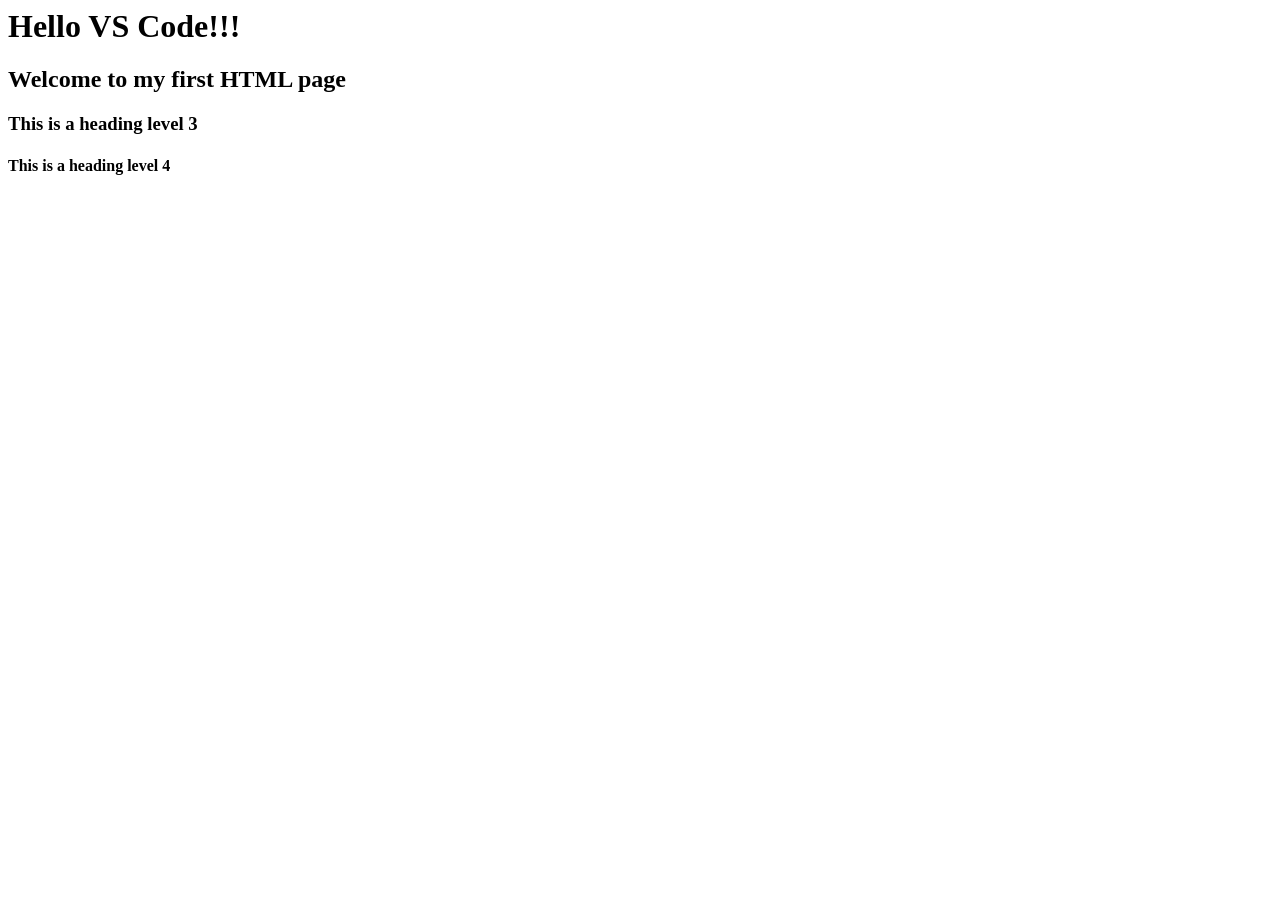
<file: index.html>
<htm>
<head>
    <meta charset="UTF-8">
    <meta name="viewport" content="width=device-width, initial-scale=1.0">
    <title>Document</title>
</head>
<body>
    <h1>Hello VS Code!!!</h1> 
    <h2>Welcome to my first HTML page</h2> 
    <h3>This is a heading level 3</h3>
    <h4>This is a heading level 4</h4>
</htm>
</file>
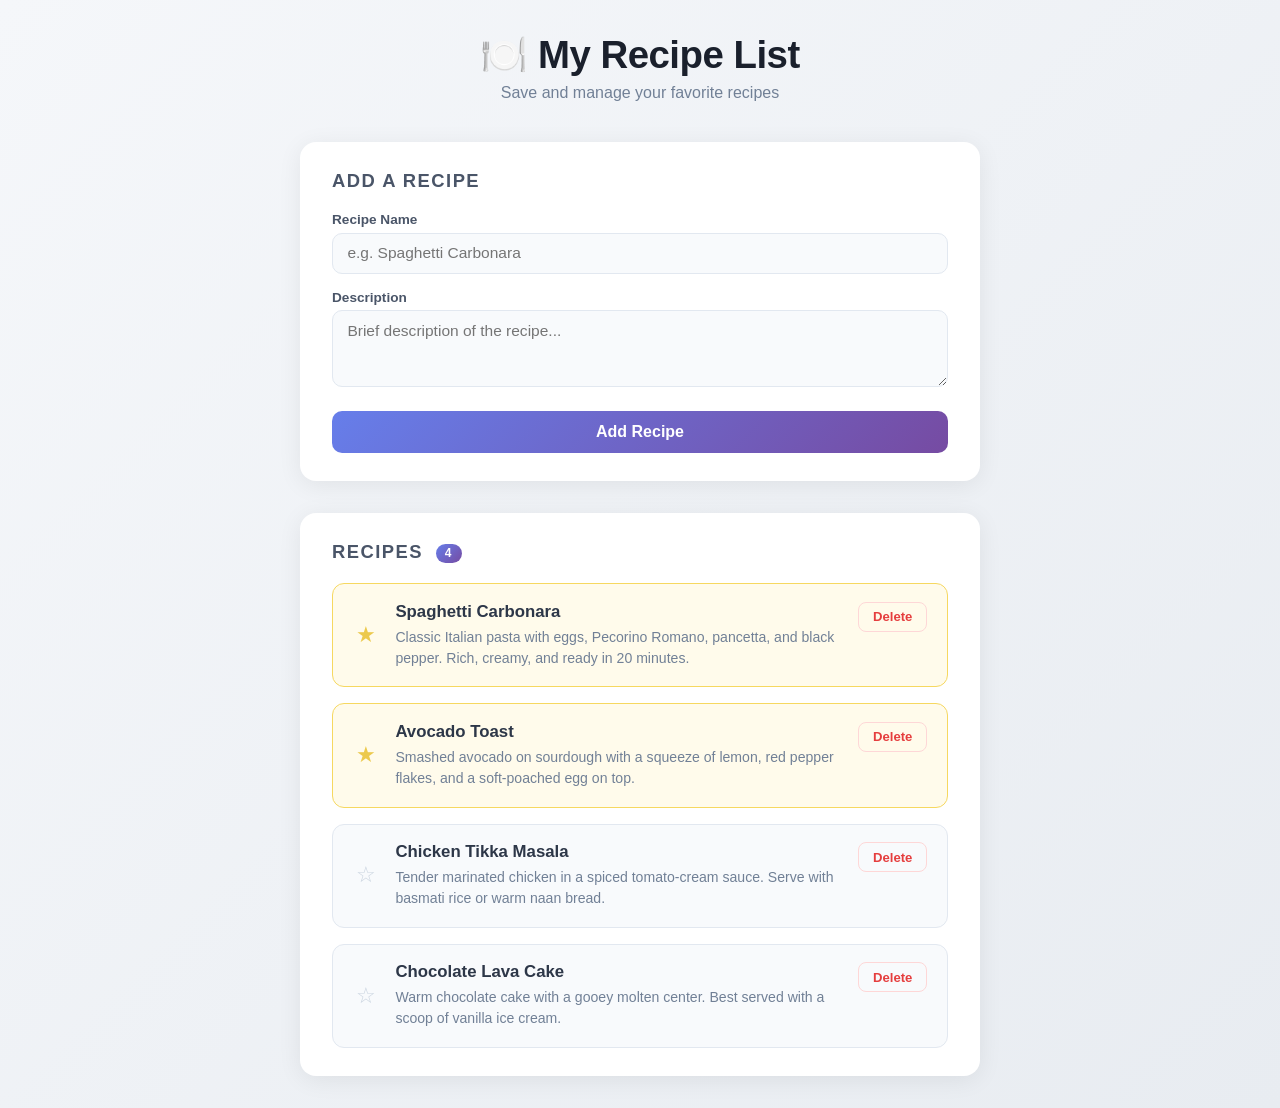
<file: recipes.html>
<!DOCTYPE html>
<html lang="en">
<head>
  <meta charset="UTF-8" />
  <meta name="viewport" content="width=device-width, initial-scale=1.0" />
  <title>Recipe List</title>
  <link rel="stylesheet" href="recipes.css" />
</head>
<body>
  <div class="container">
    <header>
      <h1>🍽️ My Recipe List</h1>
      <p class="subtitle">Save and manage your favorite recipes</p>
    </header>

    <section class="add-recipe">
      <h2>Add a Recipe</h2>
      <div class="form-group">
        <label for="recipe-name">Recipe Name</label>
        <input type="text" id="recipe-name" placeholder="e.g. Spaghetti Carbonara" />
      </div>
      <div class="form-group">
        <label for="recipe-desc">Description</label>
        <textarea id="recipe-desc" rows="3" placeholder="Brief description of the recipe..."></textarea>
      </div>
      <button id="add-btn">Add Recipe</button>
      <p id="error-msg" class="error hidden">Please fill in both fields.</p>
    </section>

    <section class="recipe-list-section">
      <h2>Recipes <span id="recipe-count" class="count">0</span></h2>
      <ul id="recipe-list"></ul>
      <p id="empty-msg" class="empty-msg">No recipes yet. Add one above!</p>
    </section>
  </div>

  <script src="recipes.js"></script>
</body>
</html>
</file>
<file: recipes.css>
*, *::before, *::after {
  box-sizing: border-box;
  margin: 0;
  padding: 0;
}

body {
  font-family: 'Segoe UI', Tahoma, Geneva, Verdana, sans-serif;
  background: linear-gradient(135deg, #f5f7fa 0%, #e8ecf1 100%);
  min-height: 100vh;
  padding: 2rem 1rem;
  color: #2d3748;
}

.container {
  max-width: 680px;
  margin: 0 auto;
}

header {
  text-align: center;
  margin-bottom: 2.5rem;
}

header h1 {
  font-size: 2.4rem;
  font-weight: 700;
  color: #1a202c;
  letter-spacing: -0.5px;
}

.subtitle {
  margin-top: 0.4rem;
  color: #718096;
  font-size: 1rem;
}

/* ── Add Recipe Form ── */
.add-recipe {
  background: #ffffff;
  border-radius: 16px;
  padding: 1.75rem 2rem;
  box-shadow: 0 4px 24px rgba(0, 0, 0, 0.07);
  margin-bottom: 2rem;
}

.add-recipe h2,
.recipe-list-section h2 {
  font-size: 1.15rem;
  font-weight: 600;
  color: #4a5568;
  text-transform: uppercase;
  letter-spacing: 0.08em;
  margin-bottom: 1.25rem;
}

.form-group {
  display: flex;
  flex-direction: column;
  margin-bottom: 1rem;
}

label {
  font-size: 0.85rem;
  font-weight: 600;
  color: #4a5568;
  margin-bottom: 0.35rem;
}

input[type="text"],
textarea {
  padding: 0.65rem 0.9rem;
  border: 1.5px solid #e2e8f0;
  border-radius: 10px;
  font-size: 0.97rem;
  font-family: inherit;
  color: #2d3748;
  background: #f8fafc;
  transition: border-color 0.2s, box-shadow 0.2s;
  resize: vertical;
}

input[type="text"]:focus,
textarea:focus {
  outline: none;
  border-color: #667eea;
  box-shadow: 0 0 0 3px rgba(102, 126, 234, 0.15);
  background: #fff;
}

button#add-btn {
  margin-top: 0.5rem;
  width: 100%;
  padding: 0.75rem;
  background: linear-gradient(135deg, #667eea, #764ba2);
  color: #fff;
  font-size: 1rem;
  font-weight: 600;
  border: none;
  border-radius: 10px;
  cursor: pointer;
  transition: opacity 0.2s, transform 0.1s;
}

button#add-btn:hover {
  opacity: 0.92;
}

button#add-btn:active {
  transform: scale(0.98);
}

.error {
  margin-top: 0.6rem;
  color: #e53e3e;
  font-size: 0.85rem;
}

.hidden {
  display: none;
}

/* ── Recipe List ── */
.recipe-list-section {
  background: #ffffff;
  border-radius: 16px;
  padding: 1.75rem 2rem;
  box-shadow: 0 4px 24px rgba(0, 0, 0, 0.07);
}

.count {
  display: inline-block;
  background: linear-gradient(135deg, #667eea, #764ba2);
  color: #fff;
  font-size: 0.75rem;
  font-weight: 700;
  padding: 0.15rem 0.55rem;
  border-radius: 999px;
  vertical-align: middle;
  margin-left: 0.4rem;
}

#recipe-list {
  list-style: none;
  display: flex;
  flex-direction: column;
  gap: 1rem;
}

.recipe-item {
  display: flex;
  justify-content: space-between;
  align-items: flex-start;
  gap: 1rem;
  padding: 1.1rem 1.25rem;
  background: #f8fafc;
  border: 1.5px solid #e2e8f0;
  border-radius: 12px;
  transition: box-shadow 0.2s, border-color 0.2s;
  animation: slideIn 0.25s ease;
}

.recipe-item.is-favorite {
  background: #fffbeb;
  border-color: #f6d860;
}

.recipe-item.is-favorite:hover {
  border-color: #ecc94b;
  box-shadow: 0 2px 12px rgba(236, 201, 75, 0.2);
}

@keyframes slideIn {
  from { opacity: 0; transform: translateY(-10px); }
  to   { opacity: 1; transform: translateY(0); }
}

.recipe-item:hover {
  border-color: #c3d0e8;
  box-shadow: 0 2px 12px rgba(102, 126, 234, 0.1);
}

.recipe-info {
  flex: 1;
}

.recipe-name {
  font-size: 1.05rem;
  font-weight: 700;
  color: #2d3748;
  margin-bottom: 0.3rem;
}

.recipe-desc {
  font-size: 0.88rem;
  color: #718096;
  line-height: 1.5;
}

.star-btn {
  flex-shrink: 0;
  background: transparent;
  border: none;
  font-size: 1.4rem;
  line-height: 1;
  cursor: pointer;
  color: #cbd5e0;
  padding: 0.1rem 0.2rem;
  transition: color 0.2s, transform 0.15s;
  align-self: center;
}

.star-btn:hover {
  transform: scale(1.25);
  color: #ecc94b;
}

.is-favorite .star-btn {
  color: #ecc94b;
}

.delete-btn {
  flex-shrink: 0;
  padding: 0.4rem 0.85rem;
  background: transparent;
  color: #e53e3e;
  border: 1.5px solid #fed7d7;
  border-radius: 8px;
  font-size: 0.82rem;
  font-weight: 600;
  cursor: pointer;
  transition: background 0.2s, color 0.2s;
}

.delete-btn:hover {
  background: #e53e3e;
  color: #fff;
  border-color: #e53e3e;
}

.empty-msg {
  text-align: center;
  color: #a0aec0;
  font-size: 0.95rem;
  padding: 1.5rem 0 0.5rem;
}
</file>
